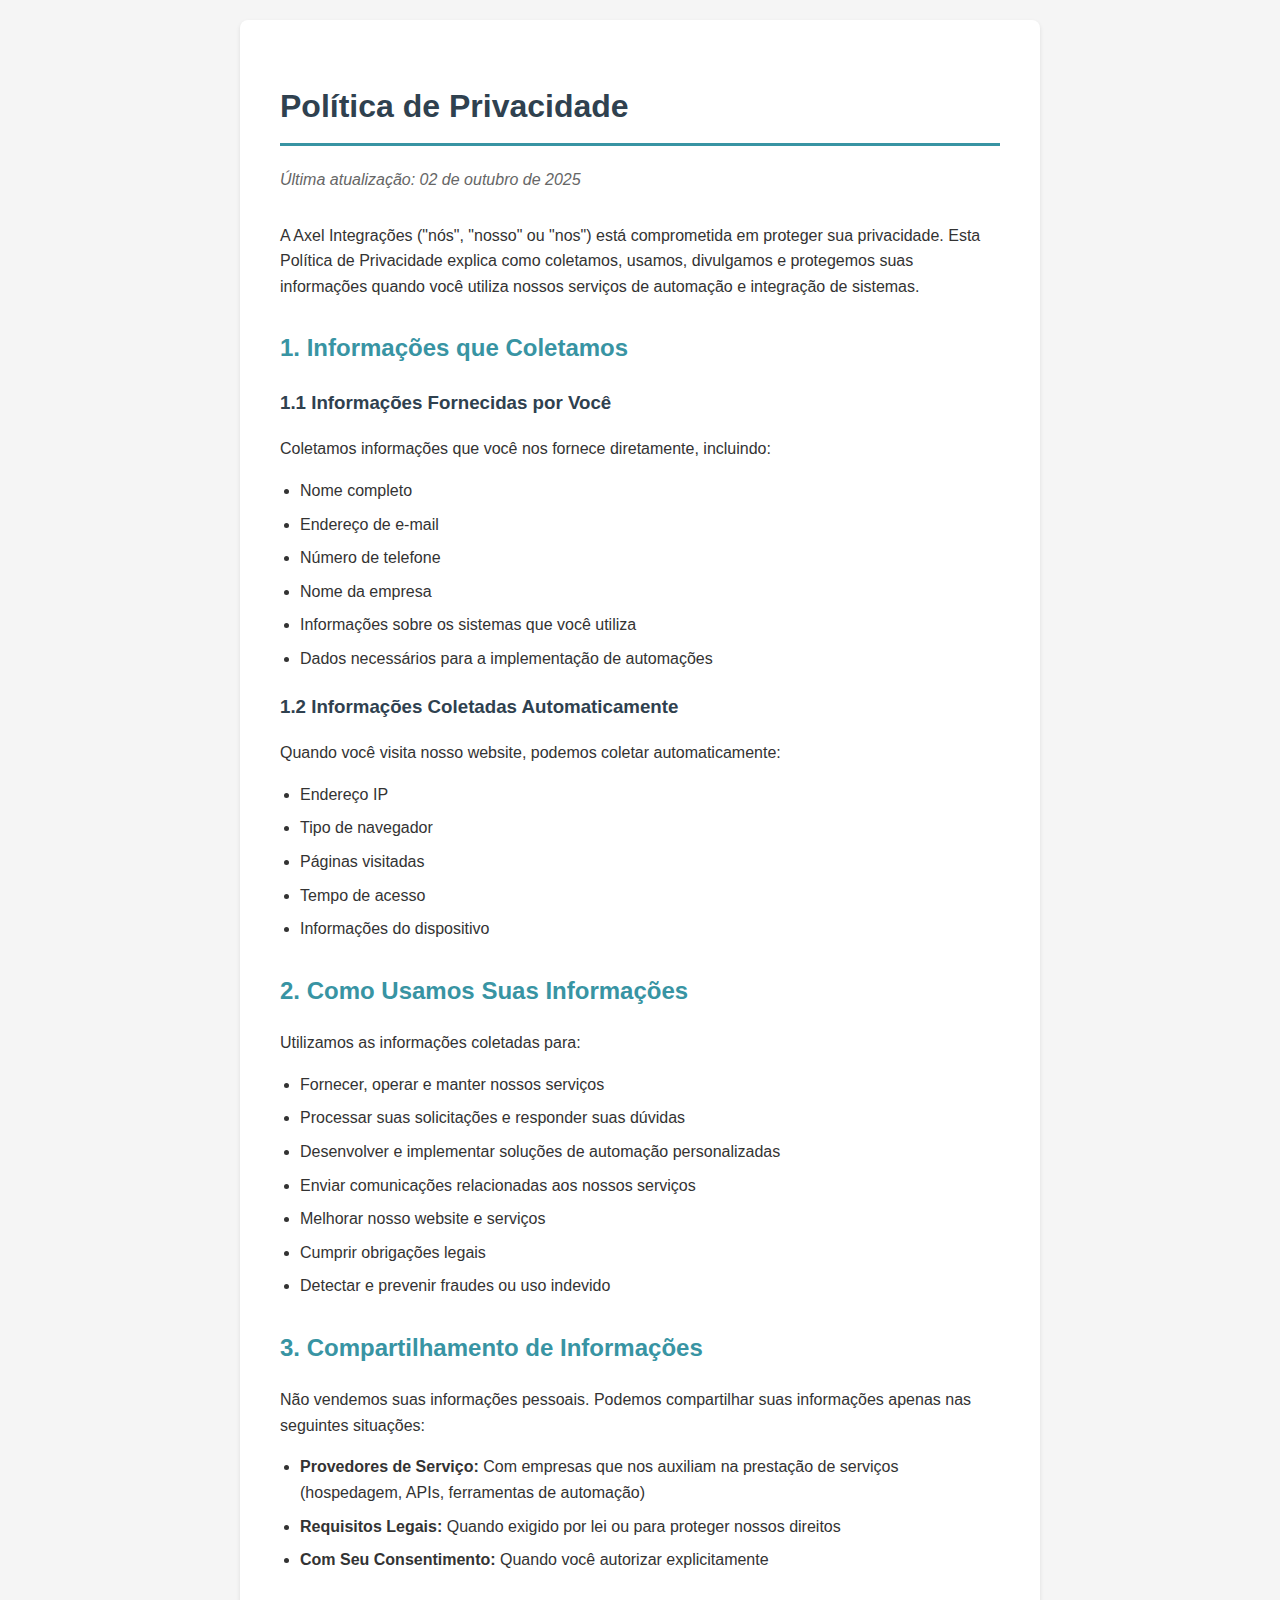
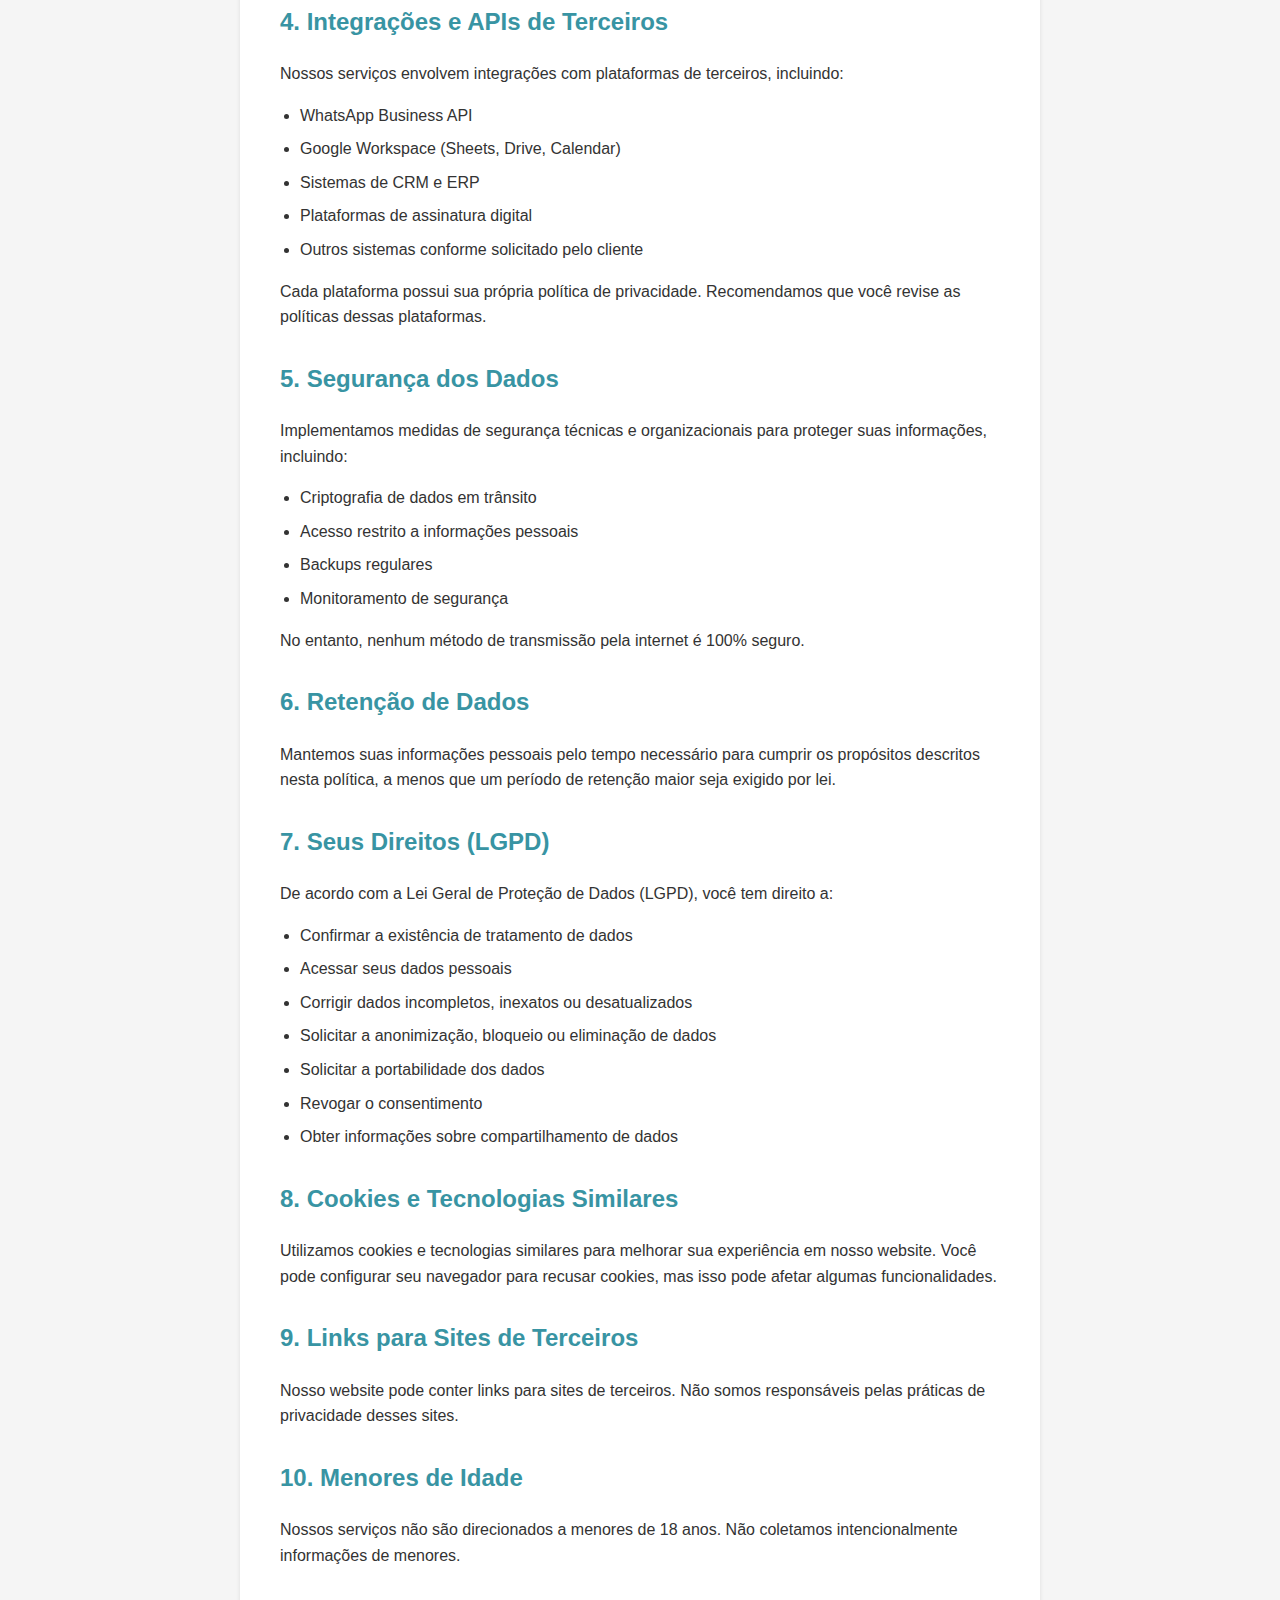
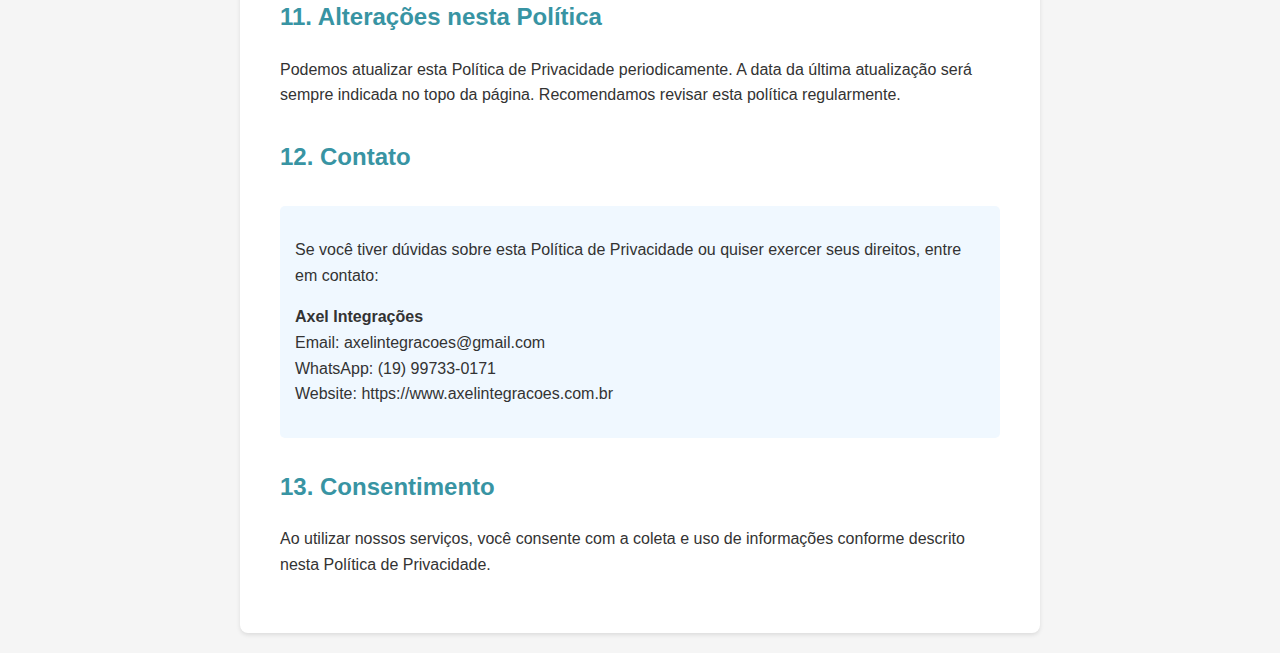
<file: politica-privacidade.html>
<!DOCTYPE html>
<html lang="pt-BR">
<head>
    <meta charset="UTF-8">
    <meta name="viewport" content="width=device-width, initial-scale=1.0">
    <title>Política de Privacidade - Axel Integrações</title>
    <style>
        body {
            font-family: -apple-system, BlinkMacSystemFont, 'Segoe UI', Roboto, 'Helvetica Neue', Arial, sans-serif;
            line-height: 1.6;
            color: #333;
            max-width: 800px;
            margin: 0 auto;
            padding: 20px;
            background: #f5f5f5;
        }
        .container {
            background: white;
            padding: 40px;
            border-radius: 8px;
            box-shadow: 0 2px 4px rgba(0,0,0,0.1);
        }
        h1 {
            color: #2F414F;
            border-bottom: 3px solid #3894A3;
            padding-bottom: 10px;
        }
        h2 {
            color: #3894A3;
            margin-top: 30px;
        }
        h3 {
            color: #2F414F;
            margin-top: 20px;
        }
        ul {
            padding-left: 20px;
        }
        li {
            margin-bottom: 8px;
        }
        .updated {
            color: #666;
            font-style: italic;
            margin-bottom: 30px;
        }
        .contact {
            background: #f0f8ff;
            padding: 15px;
            border-radius: 5px;
            margin-top: 30px;
        }
    </style>
</head>
<body>
    <div class="container">
        <h1>Política de Privacidade</h1>
        <p class="updated">Última atualização: 02 de outubro de 2025</p>

        <p>A Axel Integrações ("nós", "nosso" ou "nos") está comprometida em proteger sua privacidade. Esta Política de Privacidade explica como coletamos, usamos, divulgamos e protegemos suas informações quando você utiliza nossos serviços de automação e integração de sistemas.</p>

        <h2>1. Informações que Coletamos</h2>
        
        <h3>1.1 Informações Fornecidas por Você</h3>
        <p>Coletamos informações que você nos fornece diretamente, incluindo:</p>
        <ul>
            <li>Nome completo</li>
            <li>Endereço de e-mail</li>
            <li>Número de telefone</li>
            <li>Nome da empresa</li>
            <li>Informações sobre os sistemas que você utiliza</li>
            <li>Dados necessários para a implementação de automações</li>
        </ul>

        <h3>1.2 Informações Coletadas Automaticamente</h3>
        <p>Quando você visita nosso website, podemos coletar automaticamente:</p>
        <ul>
            <li>Endereço IP</li>
            <li>Tipo de navegador</li>
            <li>Páginas visitadas</li>
            <li>Tempo de acesso</li>
            <li>Informações do dispositivo</li>
        </ul>

        <h2>2. Como Usamos Suas Informações</h2>
        <p>Utilizamos as informações coletadas para:</p>
        <ul>
            <li>Fornecer, operar e manter nossos serviços</li>
            <li>Processar suas solicitações e responder suas dúvidas</li>
            <li>Desenvolver e implementar soluções de automação personalizadas</li>
            <li>Enviar comunicações relacionadas aos nossos serviços</li>
            <li>Melhorar nosso website e serviços</li>
            <li>Cumprir obrigações legais</li>
            <li>Detectar e prevenir fraudes ou uso indevido</li>
        </ul>

        <h2>3. Compartilhamento de Informações</h2>
        <p>Não vendemos suas informações pessoais. Podemos compartilhar suas informações apenas nas seguintes situações:</p>
        <ul>
            <li><strong>Provedores de Serviço:</strong> Com empresas que nos auxiliam na prestação de serviços (hospedagem, APIs, ferramentas de automação)</li>
            <li><strong>Requisitos Legais:</strong> Quando exigido por lei ou para proteger nossos direitos</li>
            <li><strong>Com Seu Consentimento:</strong> Quando você autorizar explicitamente</li>
        </ul>

        <h2>4. Integrações e APIs de Terceiros</h2>
        <p>Nossos serviços envolvem integrações com plataformas de terceiros, incluindo:</p>
        <ul>
            <li>WhatsApp Business API</li>
            <li>Google Workspace (Sheets, Drive, Calendar)</li>
            <li>Sistemas de CRM e ERP</li>
            <li>Plataformas de assinatura digital</li>
            <li>Outros sistemas conforme solicitado pelo cliente</li>
        </ul>
        <p>Cada plataforma possui sua própria política de privacidade. Recomendamos que você revise as políticas dessas plataformas.</p>

        <h2>5. Segurança dos Dados</h2>
        <p>Implementamos medidas de segurança técnicas e organizacionais para proteger suas informações, incluindo:</p>
        <ul>
            <li>Criptografia de dados em trânsito</li>
            <li>Acesso restrito a informações pessoais</li>
            <li>Backups regulares</li>
            <li>Monitoramento de segurança</li>
        </ul>
        <p>No entanto, nenhum método de transmissão pela internet é 100% seguro.</p>

        <h2>6. Retenção de Dados</h2>
        <p>Mantemos suas informações pessoais pelo tempo necessário para cumprir os propósitos descritos nesta política, a menos que um período de retenção maior seja exigido por lei.</p>

        <h2>7. Seus Direitos (LGPD)</h2>
        <p>De acordo com a Lei Geral de Proteção de Dados (LGPD), você tem direito a:</p>
        <ul>
            <li>Confirmar a existência de tratamento de dados</li>
            <li>Acessar seus dados pessoais</li>
            <li>Corrigir dados incompletos, inexatos ou desatualizados</li>
            <li>Solicitar a anonimização, bloqueio ou eliminação de dados</li>
            <li>Solicitar a portabilidade dos dados</li>
            <li>Revogar o consentimento</li>
            <li>Obter informações sobre compartilhamento de dados</li>
        </ul>

        <h2>8. Cookies e Tecnologias Similares</h2>
        <p>Utilizamos cookies e tecnologias similares para melhorar sua experiência em nosso website. Você pode configurar seu navegador para recusar cookies, mas isso pode afetar algumas funcionalidades.</p>

        <h2>9. Links para Sites de Terceiros</h2>
        <p>Nosso website pode conter links para sites de terceiros. Não somos responsáveis pelas práticas de privacidade desses sites.</p>

        <h2>10. Menores de Idade</h2>
        <p>Nossos serviços não são direcionados a menores de 18 anos. Não coletamos intencionalmente informações de menores.</p>

        <h2>11. Alterações nesta Política</h2>
        <p>Podemos atualizar esta Política de Privacidade periodicamente. A data da última atualização será sempre indicada no topo da página. Recomendamos revisar esta política regularmente.</p>

        <h2>12. Contato</h2>
        <div class="contact">
            <p>Se você tiver dúvidas sobre esta Política de Privacidade ou quiser exercer seus direitos, entre em contato:</p>
            <p>
                <strong>Axel Integrações</strong><br>
                Email: axelintegracoes@gmail.com<br>
                WhatsApp: (19) 99733-0171<br>
                Website: https://www.axelintegracoes.com.br
            </p>
        </div>

        <h2>13. Consentimento</h2>
        <p>Ao utilizar nossos serviços, você consente com a coleta e uso de informações conforme descrito nesta Política de Privacidade.</p>
    </div>
</body>
</html>
</file>
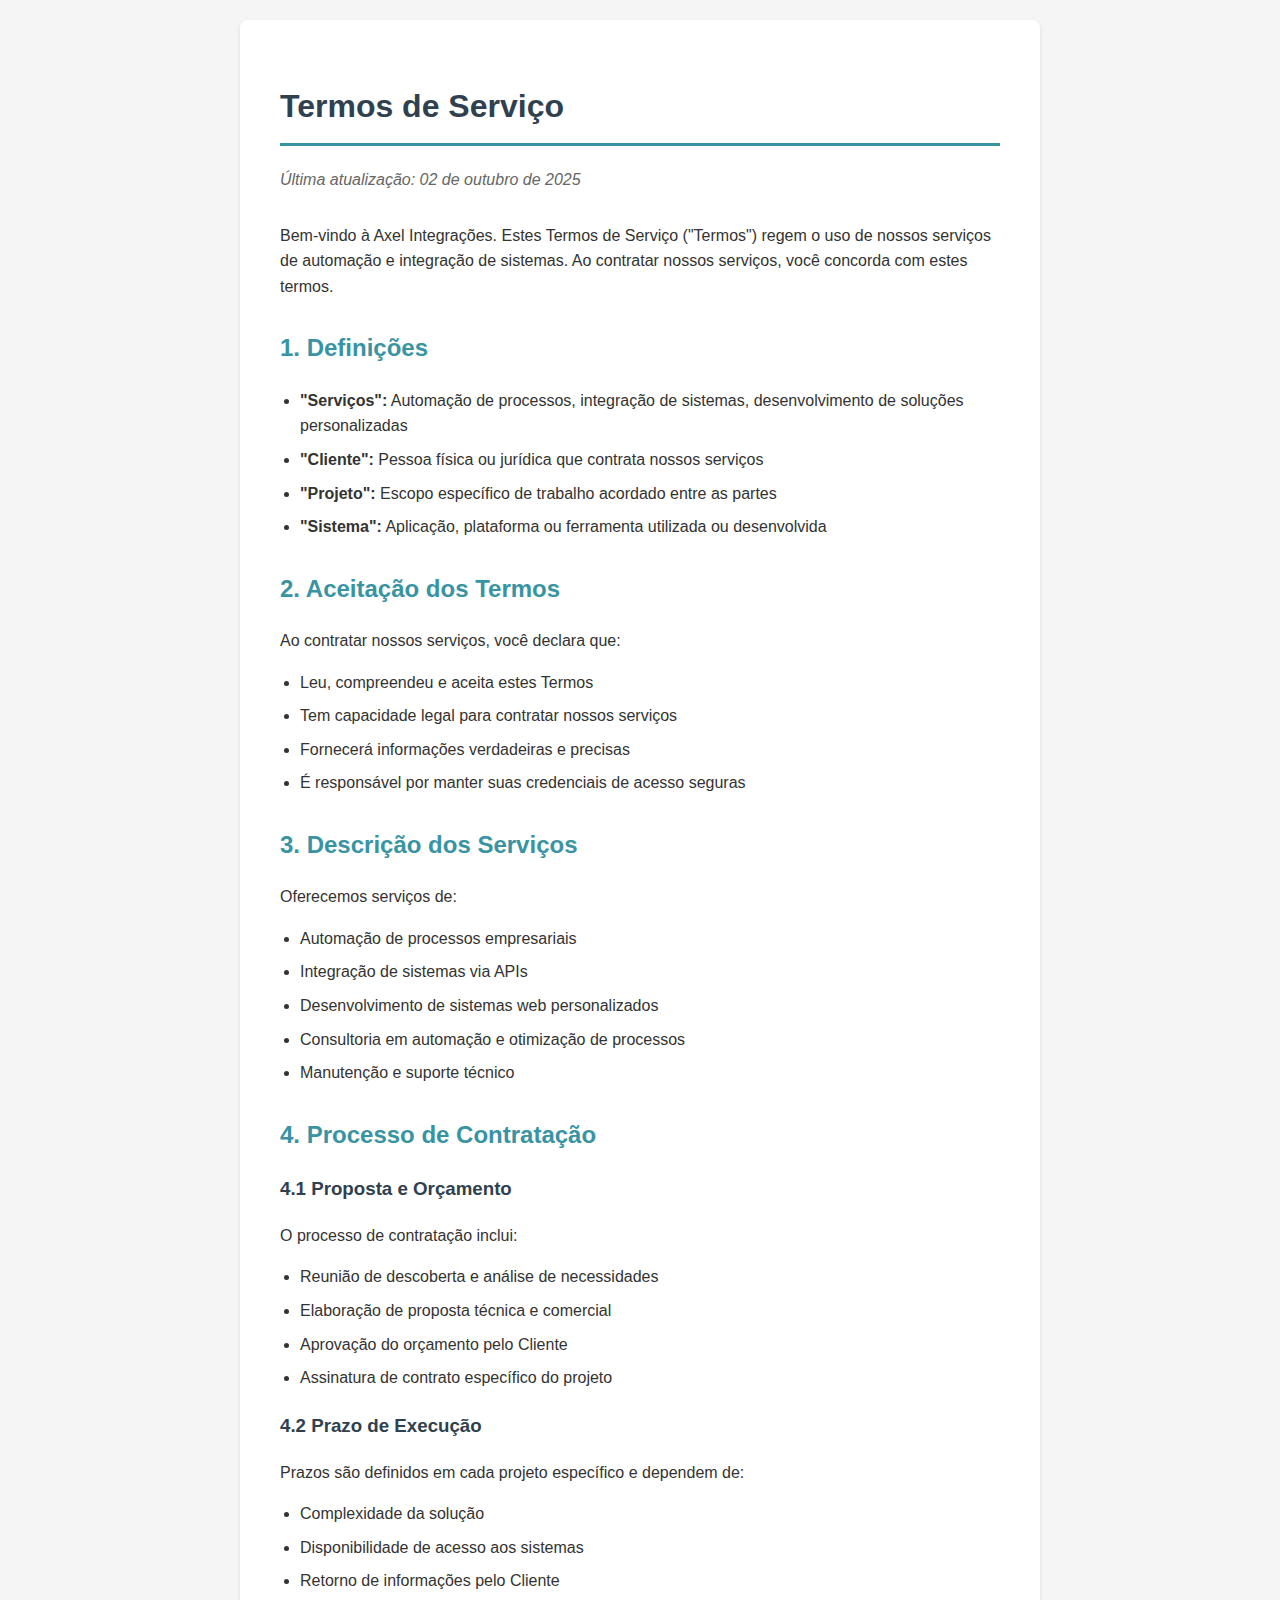
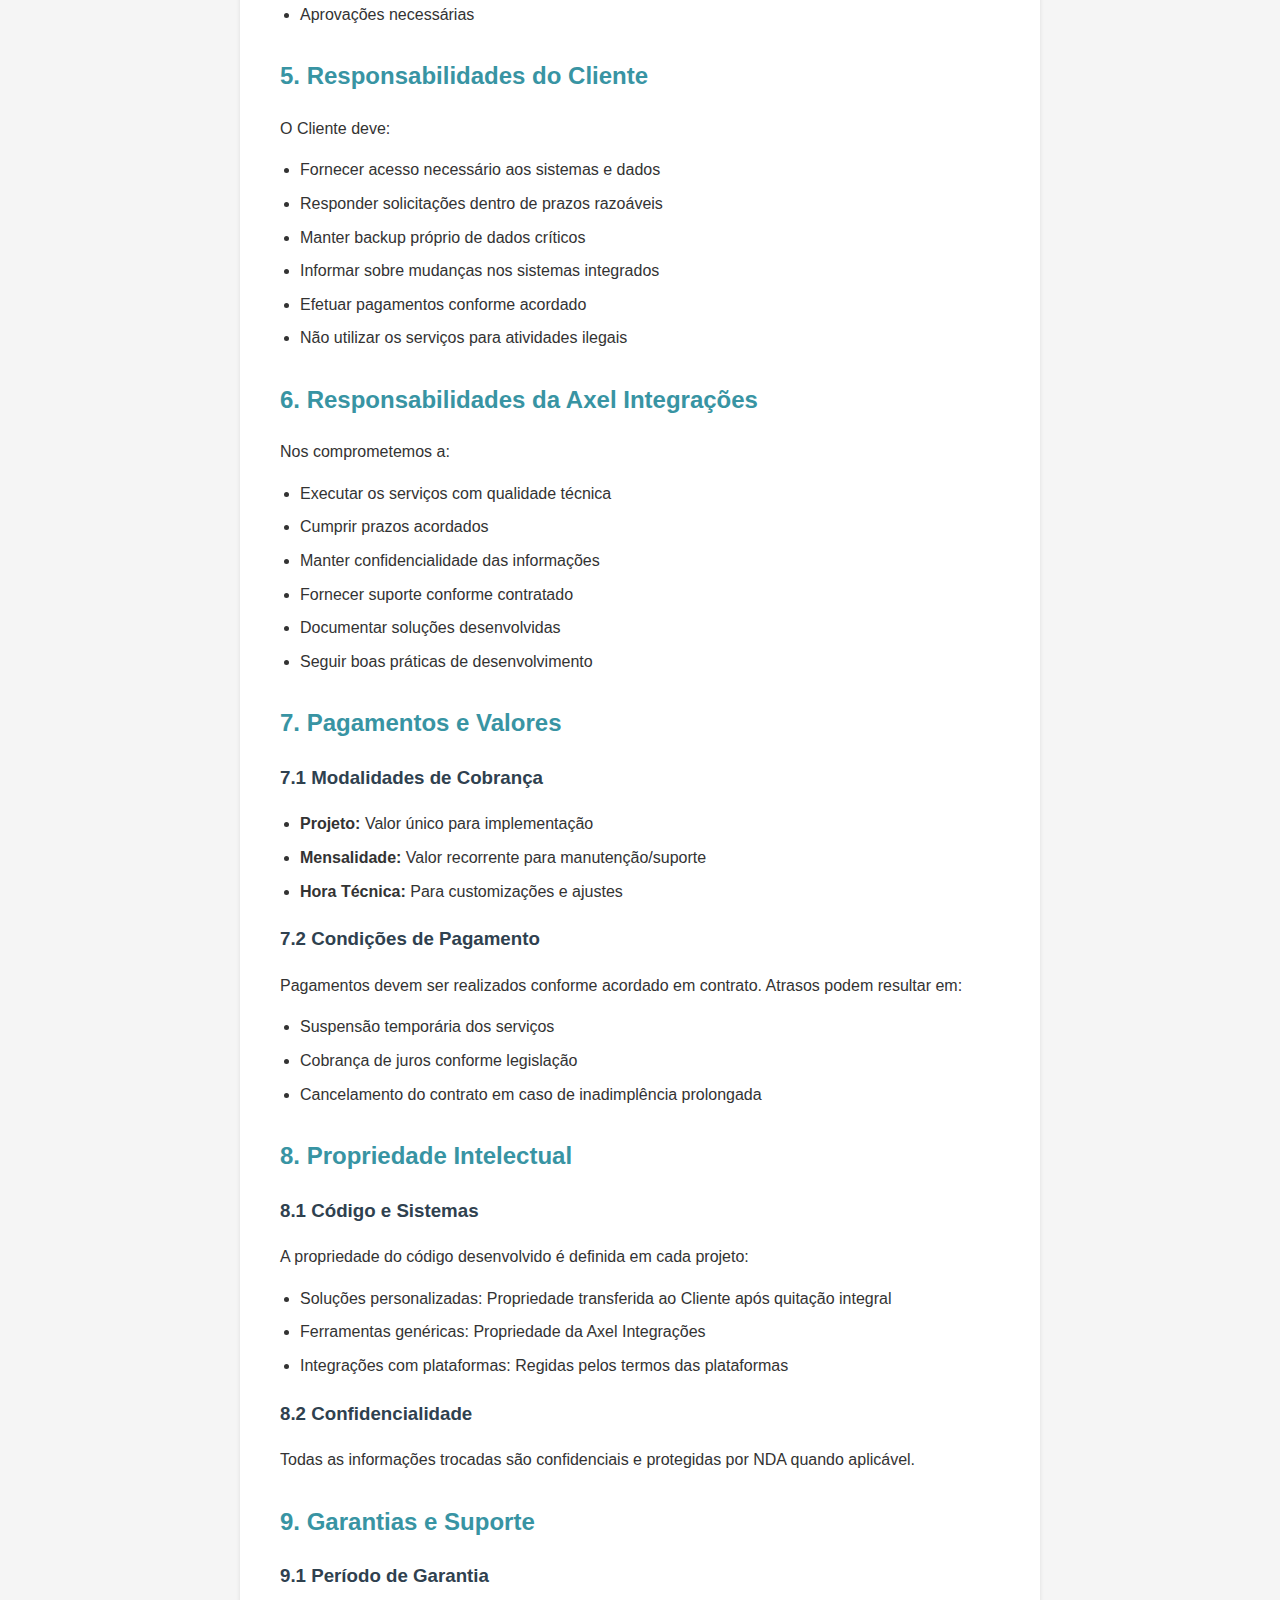
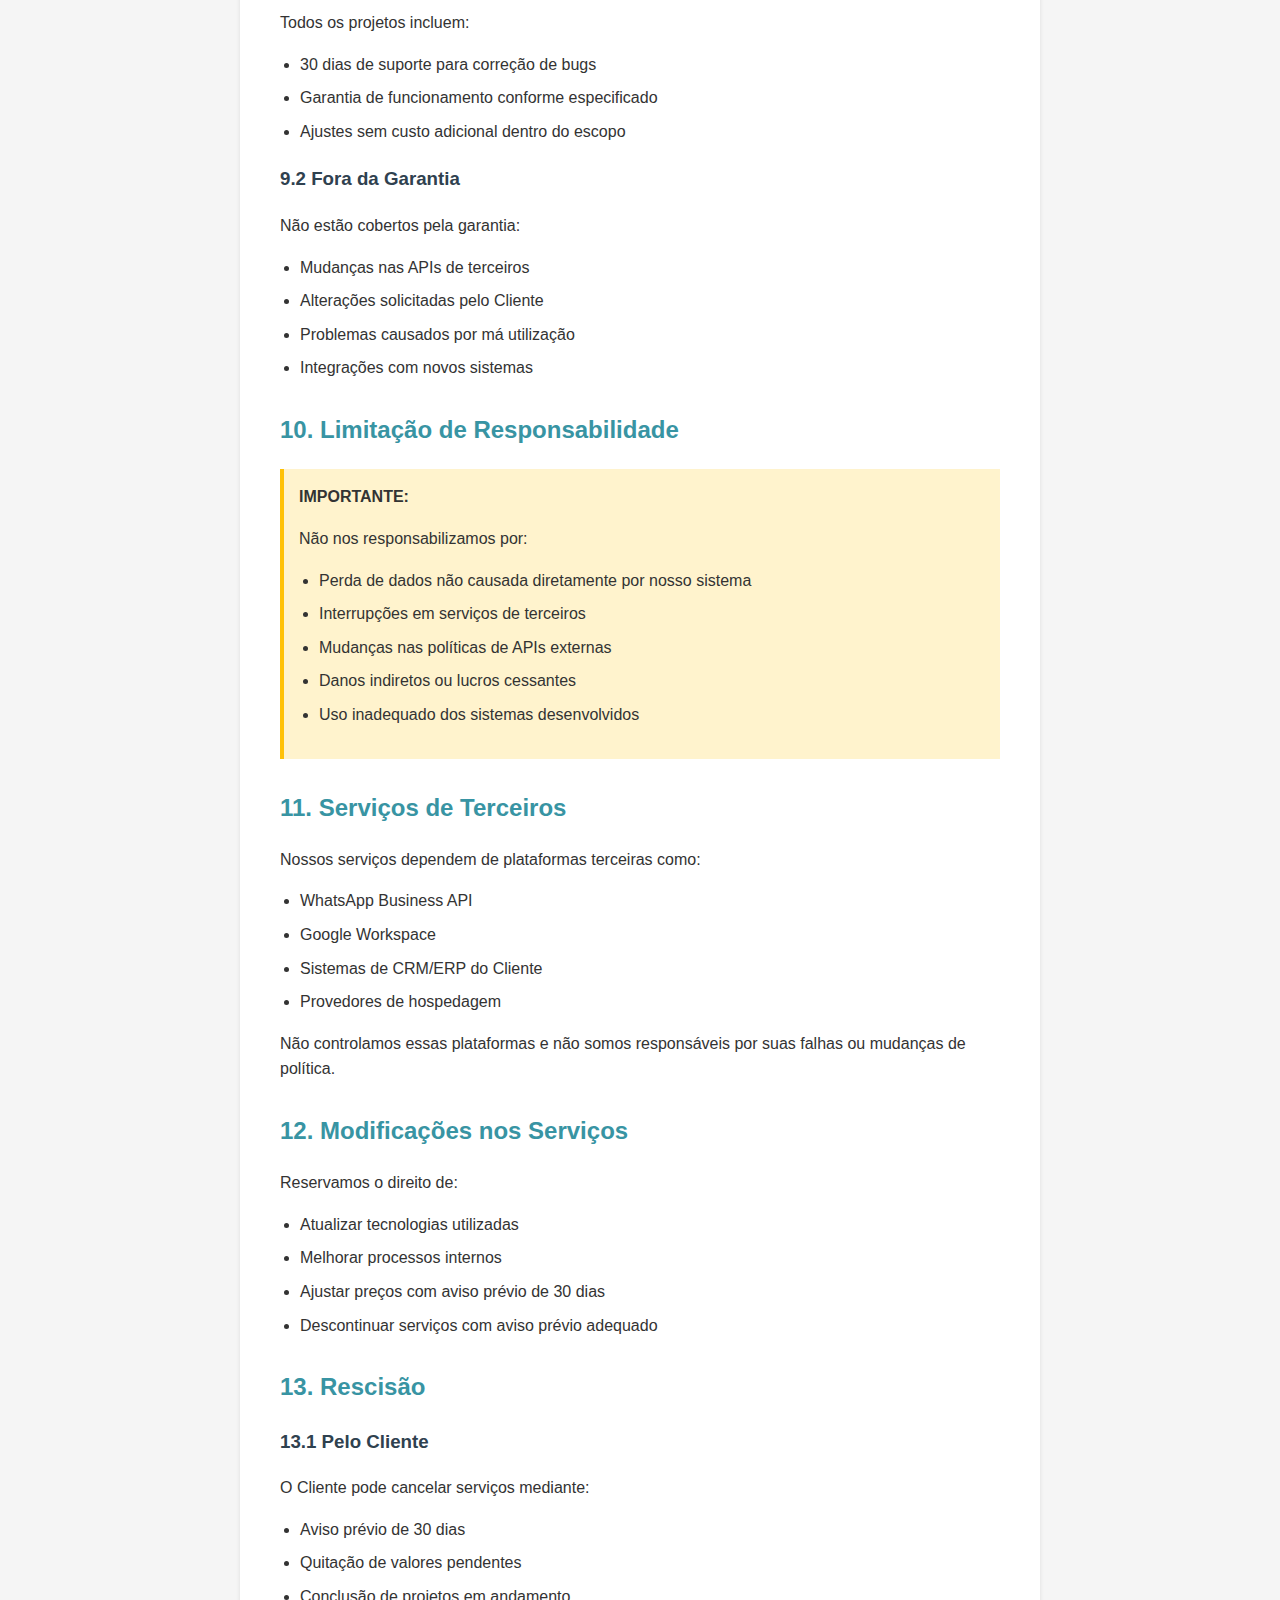
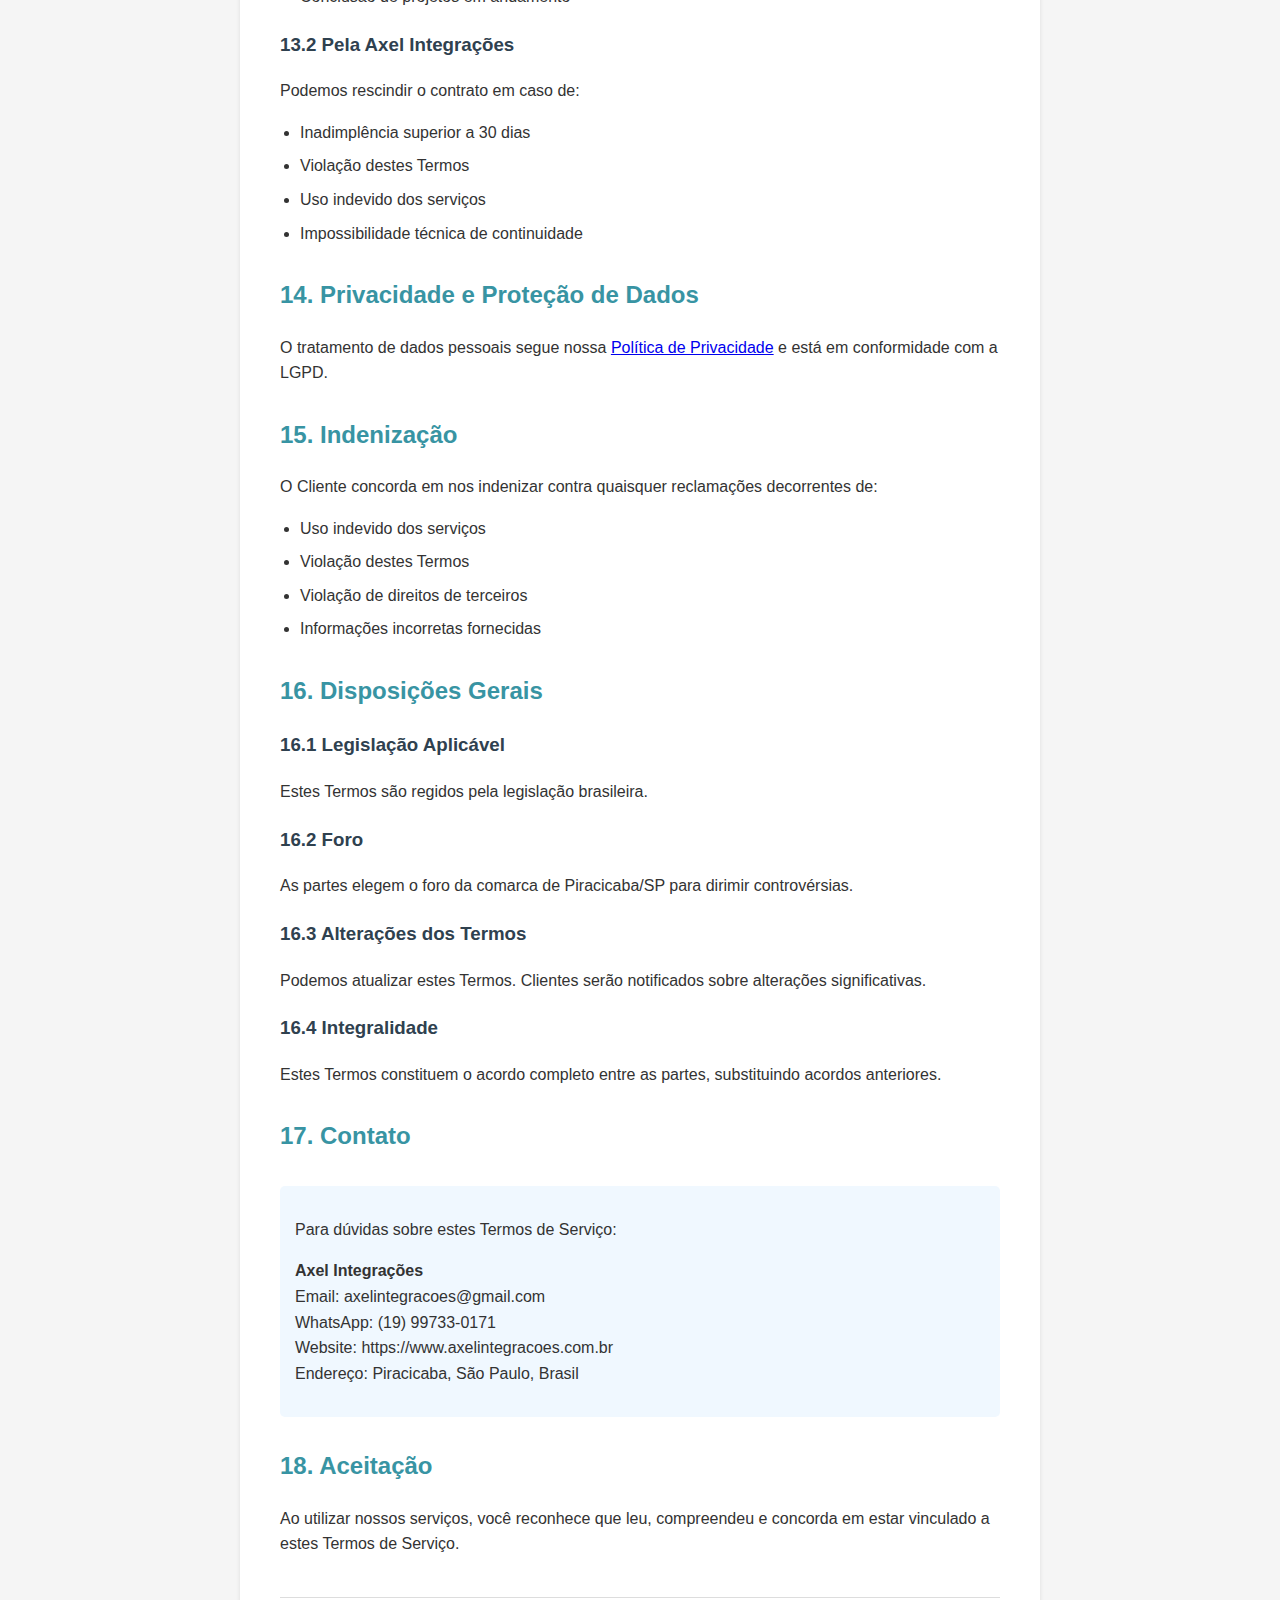
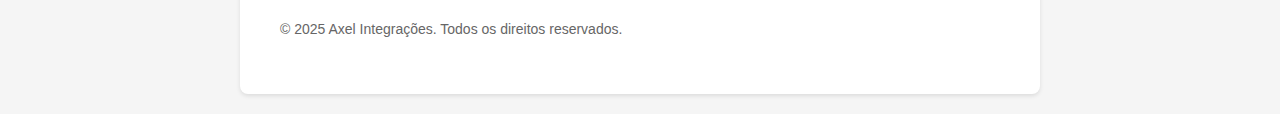
<file: termos-servico.html>
<!DOCTYPE html>
<html lang="pt-BR">
<head>
    <meta charset="UTF-8">
    <meta name="viewport" content="width=device-width, initial-scale=1.0">
    <title>Termos de Serviço - Axel Integrações</title>
    <style>
        body {
            font-family: -apple-system, BlinkMacSystemFont, 'Segoe UI', Roboto, 'Helvetica Neue', Arial, sans-serif;
            line-height: 1.6;
            color: #333;
            max-width: 800px;
            margin: 0 auto;
            padding: 20px;
            background: #f5f5f5;
        }
        .container {
            background: white;
            padding: 40px;
            border-radius: 8px;
            box-shadow: 0 2px 4px rgba(0,0,0,0.1);
        }
        h1 {
            color: #2F414F;
            border-bottom: 3px solid #3894A3;
            padding-bottom: 10px;
        }
        h2 {
            color: #3894A3;
            margin-top: 30px;
        }
        h3 {
            color: #2F414F;
            margin-top: 20px;
        }
        ul {
            padding-left: 20px;
        }
        li {
            margin-bottom: 8px;
        }
        .updated {
            color: #666;
            font-style: italic;
            margin-bottom: 30px;
        }
        .contact {
            background: #f0f8ff;
            padding: 15px;
            border-radius: 5px;
            margin-top: 30px;
        }
        .important {
            background: #fff3cd;
            border-left: 4px solid #ffc107;
            padding: 15px;
            margin: 20px 0;
        }
    </style>
</head>
<body>
    <div class="container">
        <h1>Termos de Serviço</h1>
        <p class="updated">Última atualização: 02 de outubro de 2025</p>

        <p>Bem-vindo à Axel Integrações. Estes Termos de Serviço ("Termos") regem o uso de nossos serviços de automação e integração de sistemas. Ao contratar nossos serviços, você concorda com estes termos.</p>

        <h2>1. Definições</h2>
        <ul>
            <li><strong>"Serviços":</strong> Automação de processos, integração de sistemas, desenvolvimento de soluções personalizadas</li>
            <li><strong>"Cliente":</strong> Pessoa física ou jurídica que contrata nossos serviços</li>
            <li><strong>"Projeto":</strong> Escopo específico de trabalho acordado entre as partes</li>
            <li><strong>"Sistema":</strong> Aplicação, plataforma ou ferramenta utilizada ou desenvolvida</li>
        </ul>

        <h2>2. Aceitação dos Termos</h2>
        <p>Ao contratar nossos serviços, você declara que:</p>
        <ul>
            <li>Leu, compreendeu e aceita estes Termos</li>
            <li>Tem capacidade legal para contratar nossos serviços</li>
            <li>Fornecerá informações verdadeiras e precisas</li>
            <li>É responsável por manter suas credenciais de acesso seguras</li>
        </ul>

        <h2>3. Descrição dos Serviços</h2>
        <p>Oferecemos serviços de:</p>
        <ul>
            <li>Automação de processos empresariais</li>
            <li>Integração de sistemas via APIs</li>
            <li>Desenvolvimento de sistemas web personalizados</li>
            <li>Consultoria em automação e otimização de processos</li>
            <li>Manutenção e suporte técnico</li>
        </ul>

        <h2>4. Processo de Contratação</h2>
        <h3>4.1 Proposta e Orçamento</h3>
        <p>O processo de contratação inclui:</p>
        <ul>
            <li>Reunião de descoberta e análise de necessidades</li>
            <li>Elaboração de proposta técnica e comercial</li>
            <li>Aprovação do orçamento pelo Cliente</li>
            <li>Assinatura de contrato específico do projeto</li>
        </ul>

        <h3>4.2 Prazo de Execução</h3>
        <p>Prazos são definidos em cada projeto específico e dependem de:</p>
        <ul>
            <li>Complexidade da solução</li>
            <li>Disponibilidade de acesso aos sistemas</li>
            <li>Retorno de informações pelo Cliente</li>
            <li>Aprovações necessárias</li>
        </ul>

        <h2>5. Responsabilidades do Cliente</h2>
        <p>O Cliente deve:</p>
        <ul>
            <li>Fornecer acesso necessário aos sistemas e dados</li>
            <li>Responder solicitações dentro de prazos razoáveis</li>
            <li>Manter backup próprio de dados críticos</li>
            <li>Informar sobre mudanças nos sistemas integrados</li>
            <li>Efetuar pagamentos conforme acordado</li>
            <li>Não utilizar os serviços para atividades ilegais</li>
        </ul>

        <h2>6. Responsabilidades da Axel Integrações</h2>
        <p>Nos comprometemos a:</p>
        <ul>
            <li>Executar os serviços com qualidade técnica</li>
            <li>Cumprir prazos acordados</li>
            <li>Manter confidencialidade das informações</li>
            <li>Fornecer suporte conforme contratado</li>
            <li>Documentar soluções desenvolvidas</li>
            <li>Seguir boas práticas de desenvolvimento</li>
        </ul>

        <h2>7. Pagamentos e Valores</h2>
        <h3>7.1 Modalidades de Cobrança</h3>
        <ul>
            <li><strong>Projeto:</strong> Valor único para implementação</li>
            <li><strong>Mensalidade:</strong> Valor recorrente para manutenção/suporte</li>
            <li><strong>Hora Técnica:</strong> Para customizações e ajustes</li>
        </ul>

        <h3>7.2 Condições de Pagamento</h3>
        <p>Pagamentos devem ser realizados conforme acordado em contrato. Atrasos podem resultar em:</p>
        <ul>
            <li>Suspensão temporária dos serviços</li>
            <li>Cobrança de juros conforme legislação</li>
            <li>Cancelamento do contrato em caso de inadimplência prolongada</li>
        </ul>

        <h2>8. Propriedade Intelectual</h2>
        <h3>8.1 Código e Sistemas</h3>
        <p>A propriedade do código desenvolvido é definida em cada projeto:</p>
        <ul>
            <li>Soluções personalizadas: Propriedade transferida ao Cliente após quitação integral</li>
            <li>Ferramentas genéricas: Propriedade da Axel Integrações</li>
            <li>Integrações com plataformas: Regidas pelos termos das plataformas</li>
        </ul>

        <h3>8.2 Confidencialidade</h3>
        <p>Todas as informações trocadas são confidenciais e protegidas por NDA quando aplicável.</p>

        <h2>9. Garantias e Suporte</h2>
        <h3>9.1 Período de Garantia</h3>
        <p>Todos os projetos incluem:</p>
        <ul>
            <li>30 dias de suporte para correção de bugs</li>
            <li>Garantia de funcionamento conforme especificado</li>
            <li>Ajustes sem custo adicional dentro do escopo</li>
        </ul>

        <h3>9.2 Fora da Garantia</h3>
        <p>Não estão cobertos pela garantia:</p>
        <ul>
            <li>Mudanças nas APIs de terceiros</li>
            <li>Alterações solicitadas pelo Cliente</li>
            <li>Problemas causados por má utilização</li>
            <li>Integrações com novos sistemas</li>
        </ul>

        <h2>10. Limitação de Responsabilidade</h2>
        <div class="important">
            <strong>IMPORTANTE:</strong>
            <p>Não nos responsabilizamos por:</p>
            <ul>
                <li>Perda de dados não causada diretamente por nosso sistema</li>
                <li>Interrupções em serviços de terceiros</li>
                <li>Mudanças nas políticas de APIs externas</li>
                <li>Danos indiretos ou lucros cessantes</li>
                <li>Uso inadequado dos sistemas desenvolvidos</li>
            </ul>
        </div>

        <h2>11. Serviços de Terceiros</h2>
        <p>Nossos serviços dependem de plataformas terceiras como:</p>
        <ul>
            <li>WhatsApp Business API</li>
            <li>Google Workspace</li>
            <li>Sistemas de CRM/ERP do Cliente</li>
            <li>Provedores de hospedagem</li>
        </ul>
        <p>Não controlamos essas plataformas e não somos responsáveis por suas falhas ou mudanças de política.</p>

        <h2>12. Modificações nos Serviços</h2>
        <p>Reservamos o direito de:</p>
        <ul>
            <li>Atualizar tecnologias utilizadas</li>
            <li>Melhorar processos internos</li>
            <li>Ajustar preços com aviso prévio de 30 dias</li>
            <li>Descontinuar serviços com aviso prévio adequado</li>
        </ul>

        <h2>13. Rescisão</h2>
        <h3>13.1 Pelo Cliente</h3>
        <p>O Cliente pode cancelar serviços mediante:</p>
        <ul>
            <li>Aviso prévio de 30 dias</li>
            <li>Quitação de valores pendentes</li>
            <li>Conclusão de projetos em andamento</li>
        </ul>

        <h3>13.2 Pela Axel Integrações</h3>
        <p>Podemos rescindir o contrato em caso de:</p>
        <ul>
            <li>Inadimplência superior a 30 dias</li>
            <li>Violação destes Termos</li>
            <li>Uso indevido dos serviços</li>
            <li>Impossibilidade técnica de continuidade</li>
        </ul>

        <h2>14. Privacidade e Proteção de Dados</h2>
        <p>O tratamento de dados pessoais segue nossa <a href="politica-privacidade.html">Política de Privacidade</a> e está em conformidade com a LGPD.</p>

        <h2>15. Indenização</h2>
        <p>O Cliente concorda em nos indenizar contra quaisquer reclamações decorrentes de:</p>
        <ul>
            <li>Uso indevido dos serviços</li>
            <li>Violação destes Termos</li>
            <li>Violação de direitos de terceiros</li>
            <li>Informações incorretas fornecidas</li>
        </ul>

        <h2>16. Disposições Gerais</h2>
        <h3>16.1 Legislação Aplicável</h3>
        <p>Estes Termos são regidos pela legislação brasileira.</p>

        <h3>16.2 Foro</h3>
        <p>As partes elegem o foro da comarca de Piracicaba/SP para dirimir controvérsias.</p>

        <h3>16.3 Alterações dos Termos</h3>
        <p>Podemos atualizar estes Termos. Clientes serão notificados sobre alterações significativas.</p>

        <h3>16.4 Integralidade</h3>
        <p>Estes Termos constituem o acordo completo entre as partes, substituindo acordos anteriores.</p>

        <h2>17. Contato</h2>
        <div class="contact">
            <p>Para dúvidas sobre estes Termos de Serviço:</p>
            <p>
                <strong>Axel Integrações</strong><br>
                Email: axelintegracoes@gmail.com<br>
                WhatsApp: (19) 99733-0171<br>
                Website: https://www.axelintegracoes.com.br<br>
                Endereço: Piracicaba, São Paulo, Brasil
            </p>
        </div>

        <h2>18. Aceitação</h2>
        <p>Ao utilizar nossos serviços, você reconhece que leu, compreendeu e concorda em estar vinculado a estes Termos de Serviço.</p>

        <p style="margin-top: 40px; padding-top: 20px; border-top: 1px solid #ddd; color: #666; font-size: 14px;">
            © 2025 Axel Integrações. Todos os direitos reservados.
        </p>
    </div>
</body>
</html>
</file>
